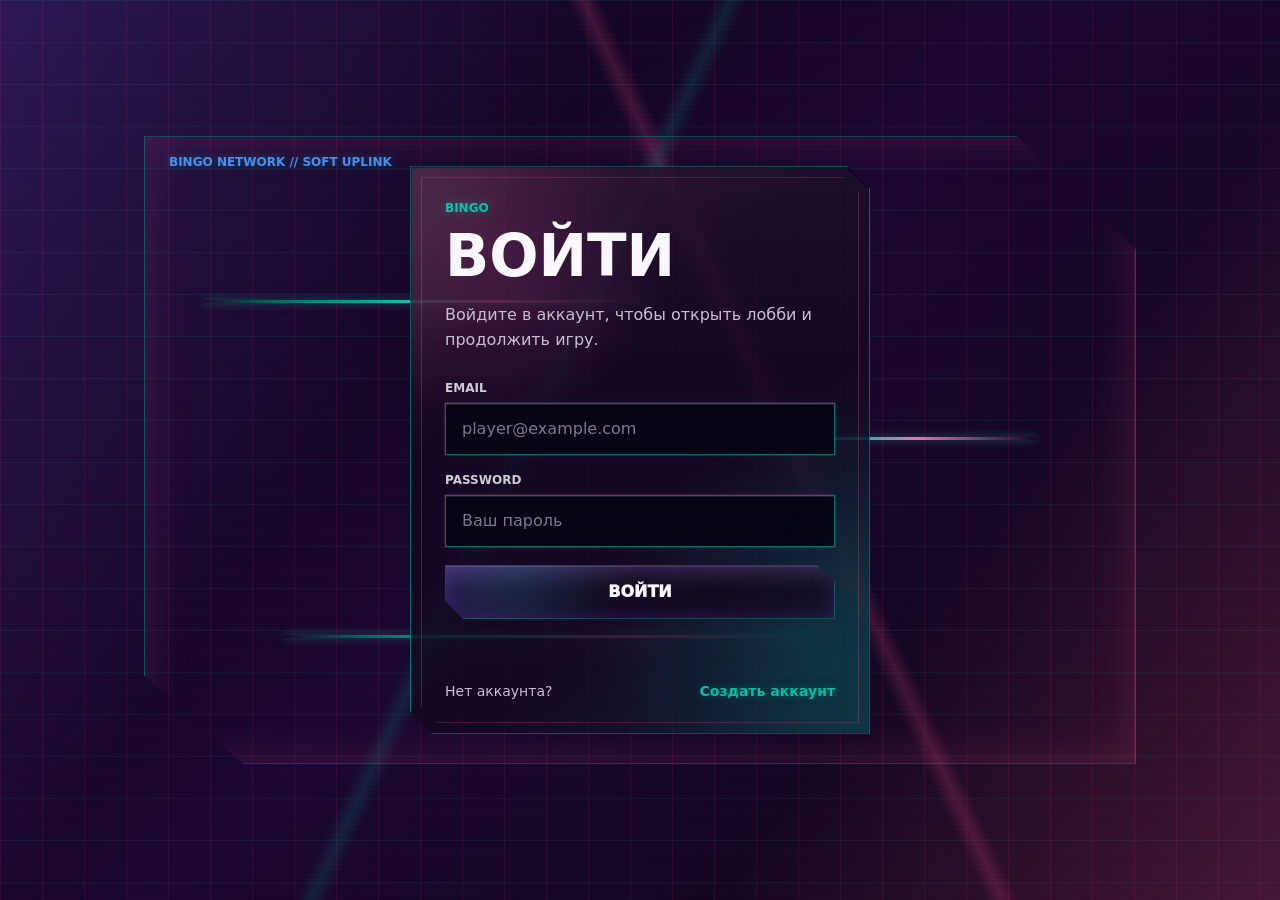
<file: frontend/index.html>
<!doctype html>
<html lang="ru">
  <head>
    <meta charset="UTF-8" />
    <meta name="viewport" content="width=device-width, initial-scale=1.0" />
    <meta http-equiv="refresh" content="0; url=./pages/login.html" />
    <title>BINGO</title>
    <script>
      window.location.replace("./pages/login.html");
    </script>
  </head>
  <body>
    <a href="./pages/login.html">Open BINGO</a>
  </body>
</html>
</file>
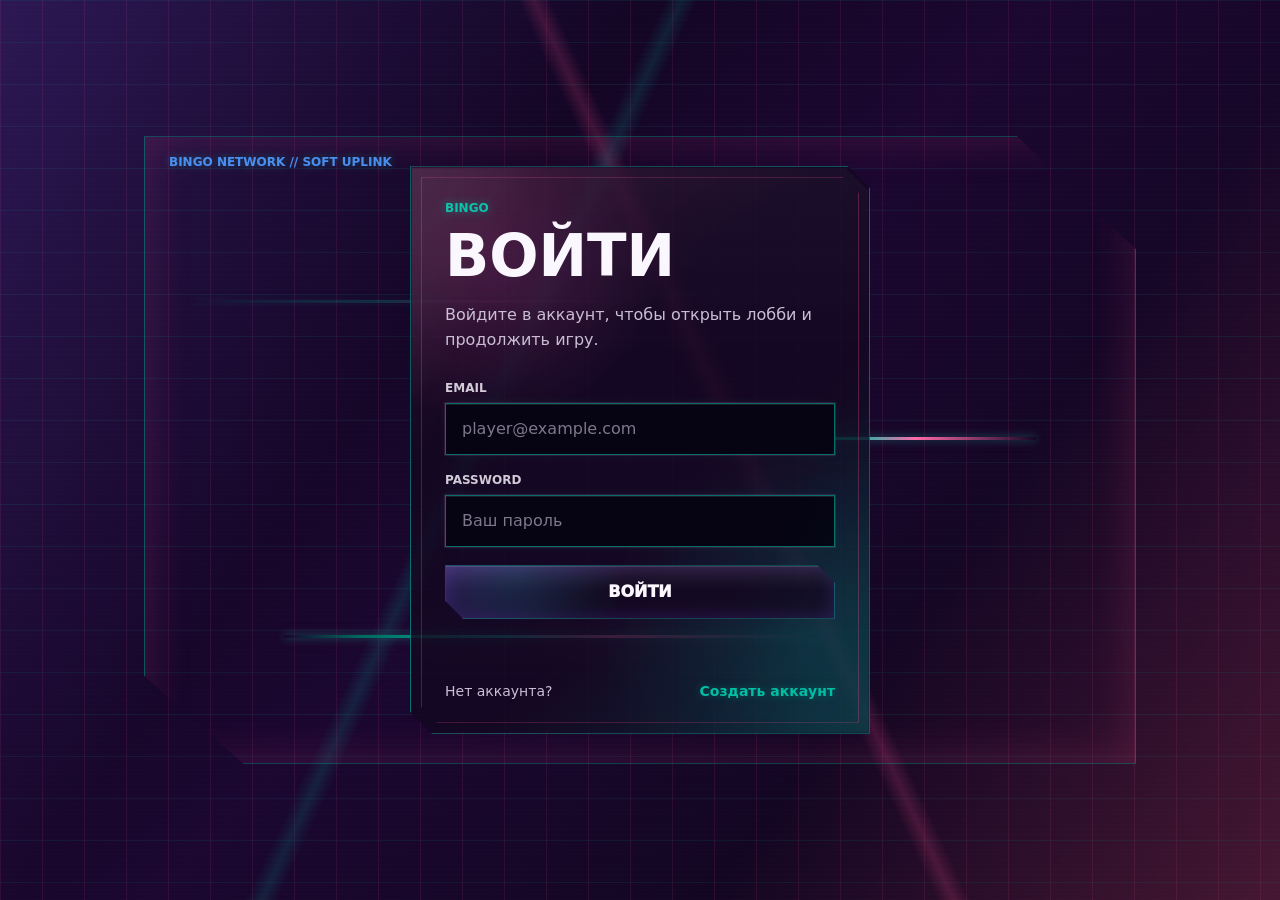
<file: frontend/pages/game.html>
<!doctype html>
<html lang="ru">
  <head>
    <meta charset="UTF-8" />
    <meta name="viewport" content="width=device-width, initial-scale=1.0" />
    <title>BINGO | Игра</title>
    <link rel="stylesheet" href="../css/styles.css" />
  </head>
  <body>
    <aside class="app-sidebar" aria-label="BINGO navigation">
      <div class="side-brand">
        <span>BINGO</span>
        <strong id="navUserName">Player</strong>
      </div>
      <nav class="side-nav">
        <a class="side-nav-link" href="./home.html">Главная</a>
        <a class="side-nav-link" href="./lobby.html">Комнаты</a>
        <a class="side-nav-link" href="./profile.html">Профиль</a>
      </nav>
      <button class="side-nav-logout" id="navLogoutButton" type="button">Выйти</button>
    </aside>

    <main class="game-shell">
      <section class="game-board-layout simple-game-layout" aria-label="Игра BINGO">
        <header class="game-header">
          <div>
            <div class="auth-kicker">BINGO</div>
            <h1 class="game-title" data-text="Игра">Игра</h1>
          </div>
        </header>

        <section class="game-panel bingo-card-panel" aria-label="Карточка BINGO">
          <div class="bingo-topline">
            <span id="cardOwner">Карточка не создана</span>
            <span id="markedCounter">0 отмечено</span>
          </div>

          <div class="bingo-card" id="bingoCard" aria-label="Карточка BINGO"></div>

          <div class="combo-panel" aria-label="Комбинации BINGO">
            <div class="combo-title">Комбинации</div>
            <div class="combo-list" id="comboList">
              <span>Откройте карточку</span>
            </div>
          </div>
        </section>

        <aside class="game-panel game-control-panel simple-game-panel" aria-label="Действия">
          <div class="game-id-box">
            <span>Комната</span>
            <strong id="gameIdValue">Не выбрана</strong>
          </div>

          <div class="simple-ball">
            <em id="gameStatusValue">Ожидание</em>
            <span>Последний шар</span>
            <strong id="lastBallValue">...</strong>
            <small id="drawnCountValue">0 выпало</small>
          </div>

          <div class="winner-line is-hidden" id="winnerLine">
            <span>Победитель</span>
            <strong id="winnerValue">...</strong>
          </div>

          <button class="auth-button game-button" id="cardActionButton" type="button">
            <span>Открыть карточку</span>
          </button>

          <button class="auth-button game-button game-button-secondary is-hidden" id="drawBallButton" type="button">
            <span>Достать шар</span>
          </button>

          <button class="auth-button game-button game-button-secondary" id="claimBingoButton" type="button" disabled>
            <span>Заявить BINGO</span>
          </button>

          <p class="auth-message game-message" id="gameMessage" aria-live="polite"></p>
        </aside>
      </section>
    </main>

    <script src="../js/api.js?v=ui-3"></script>
    <script src="../js/nav.js?v=ui-1"></script>
    <script src="../js/game.js?v=ui-3"></script>
  </body>
</html>
</file>
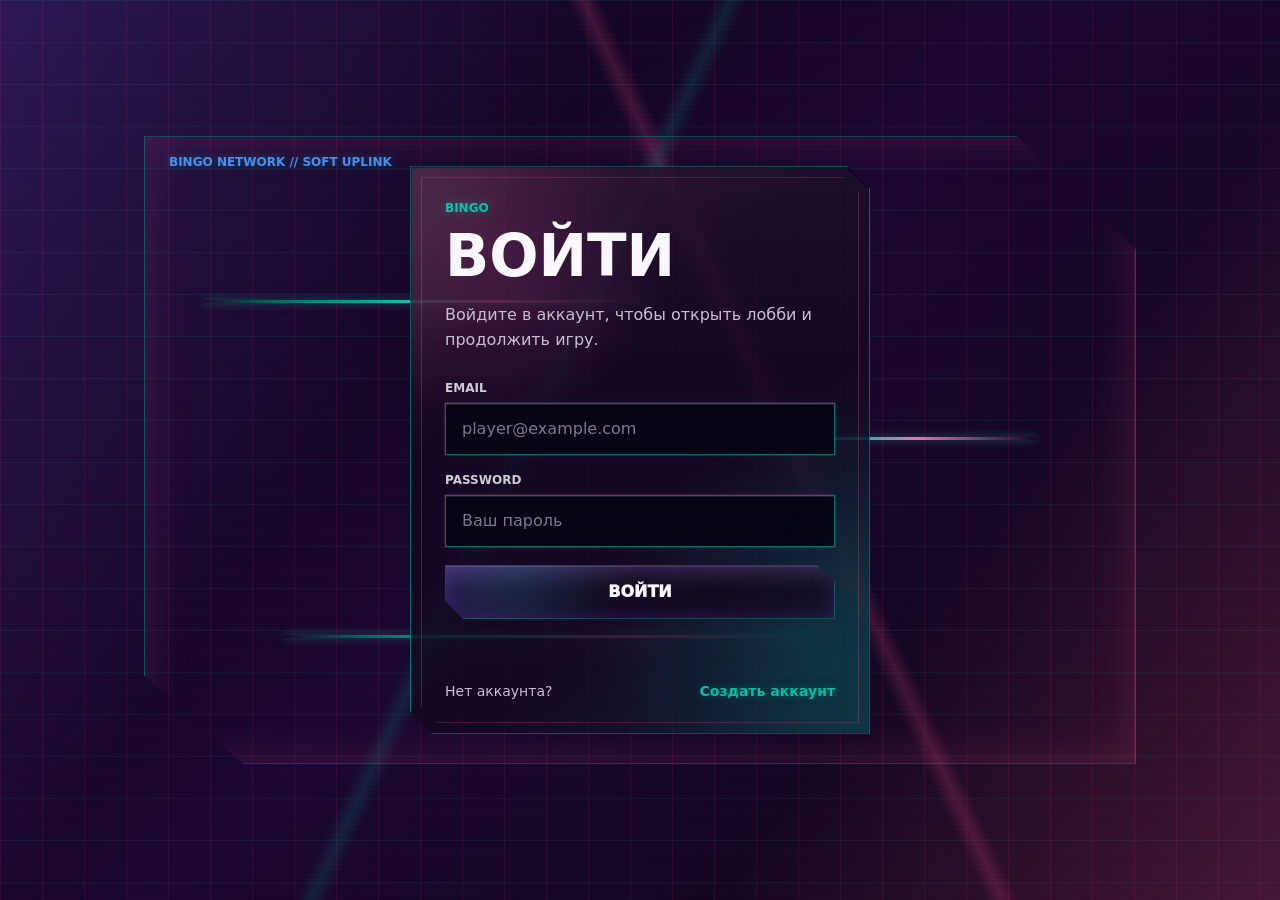
<file: frontend/pages/home.html>
<!doctype html>
<html lang="ru">
  <head>
    <meta charset="UTF-8" />
    <meta name="viewport" content="width=device-width, initial-scale=1.0" />
    <title>BINGO | Главная</title>
    <link rel="stylesheet" href="../css/styles.css" />
  </head>
  <body>
    <aside class="app-sidebar" aria-label="BINGO navigation">
      <div class="side-brand">
        <span>BINGO</span>
        <strong id="navUserName">Player</strong>
      </div>
      <nav class="side-nav">
        <a class="side-nav-link" href="./home.html">Главная</a>
        <a class="side-nav-link" href="./lobby.html">Комнаты</a>
        <a class="side-nav-link" href="./profile.html">Профиль</a>
      </nav>
      <button class="side-nav-logout" id="navLogoutButton" type="button">Выйти</button>
    </aside>

    <main class="auth-shell">
      <section class="auth-scene home-scene" aria-label="Главная страница BINGO">
        <div class="signal-panel" aria-hidden="true">
          <span class="signal-line signal-line-a"></span>
          <span class="signal-line signal-line-b"></span>
          <span class="signal-line signal-line-c"></span>
        </div>

        <article class="auth-card home-card">
          <div class="auth-kicker">BINGO</div>
          <h1 class="auth-title" data-text="Игровой стол">Игровой стол</h1>
          <p class="auth-subtitle" id="homeStatus">Проверяем сессию...</p>

          <div class="home-actions home-actions-grid">
            <a class="auth-button home-button" href="./lobby.html">
              <span>Играть</span>
            </a>
            <a class="auth-button home-button home-button-secondary" href="./profile.html">
              <span>Профиль</span>
            </a>
          </div>
        </article>
      </section>
    </main>

    <script src="../js/api.js?v=ui-1"></script>
    <script src="../js/nav.js?v=ui-1"></script>
    <script src="../js/home.js?v=ui-1"></script>
  </body>
</html>
</file>
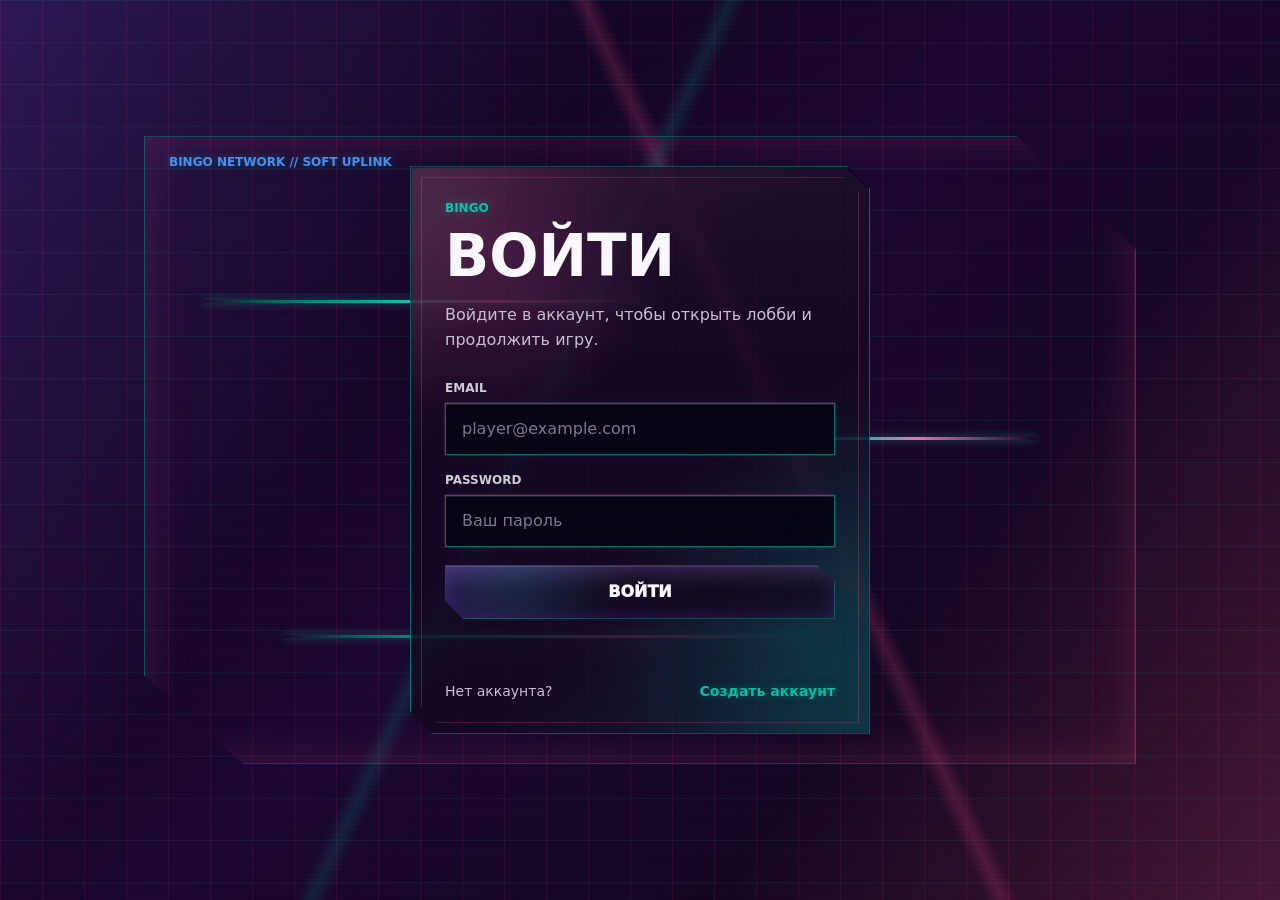
<file: frontend/pages/login.html>
<!doctype html>
<html lang="ru">
  <head>
    <meta charset="UTF-8" />
    <meta name="viewport" content="width=device-width, initial-scale=1.0" />
    <title>BINGO | Вход</title>
    <link rel="stylesheet" href="../css/styles.css" />
  </head>
  <body>
    <main class="auth-shell">
      <section class="auth-scene auth-scene-login" aria-label="Вход в BINGO">
        <div class="signal-panel" aria-hidden="true">
          <span class="signal-line signal-line-a"></span>
          <span class="signal-line signal-line-b"></span>
          <span class="signal-line signal-line-c"></span>
        </div>

        <form class="auth-card" id="loginForm">
          <div class="auth-kicker">BINGO</div>
          <h1 class="auth-title" data-text="Войти">Войти</h1>
          <p class="auth-subtitle">
            Войдите в аккаунт, чтобы открыть лобби и продолжить игру.
          </p>

          <label class="field">
            <span>Email</span>
            <input
              type="email"
              name="email"
              autocomplete="email"
              placeholder="player@example.com"
              required
            />
          </label>

          <label class="field">
            <span>Password</span>
            <input
              type="password"
              name="password"
              autocomplete="current-password"
              placeholder="Ваш пароль"
              minlength="6"
              required
            />
          </label>

          <button class="auth-button" type="submit">
            <span>Войти</span>
          </button>

          <p class="auth-message" id="loginMessage" aria-live="polite"></p>

          <div class="auth-footer">
            <span>Нет аккаунта?</span>
            <a href="./register.html">Создать аккаунт</a>
          </div>
        </form>
      </section>
    </main>

    <script src="../js/api.js?v=ui-1"></script>
    <script src="../js/auth.js?v=ui-1"></script>
  </body>
</html>
</file>
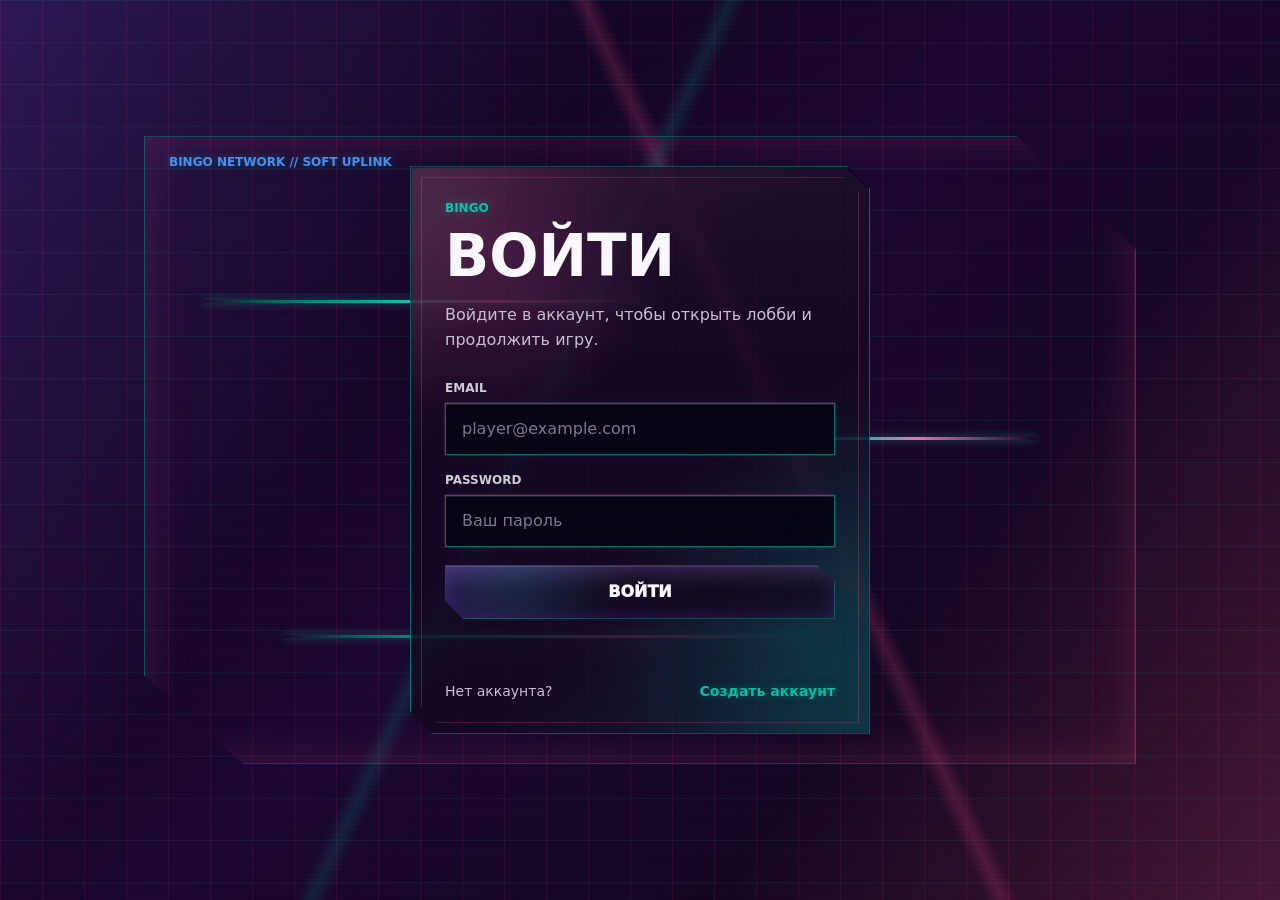
<file: frontend/pages/profile.html>
<!doctype html>
<html lang="ru">
  <head>
    <meta charset="UTF-8" />
    <meta name="viewport" content="width=device-width, initial-scale=1.0" />
    <title>BINGO | Профиль</title>
    <link rel="stylesheet" href="../css/styles.css" />
  </head>
  <body>
    <aside class="app-sidebar" aria-label="BINGO navigation">
      <div class="side-brand">
        <span>BINGO</span>
        <strong id="navUserName">Player</strong>
      </div>
      <nav class="side-nav">
        <a class="side-nav-link" href="./home.html">Главная</a>
        <a class="side-nav-link" href="./lobby.html">Комнаты</a>
        <a class="side-nav-link" href="./profile.html">Профиль</a>
      </nav>
      <button class="side-nav-logout" id="navLogoutButton" type="button">Выйти</button>
    </aside>

    <main class="auth-shell">
      <section class="auth-scene home-scene" aria-label="Профиль пользователя BINGO">
        <div class="signal-panel" aria-hidden="true">
          <span class="signal-line signal-line-a"></span>
          <span class="signal-line signal-line-b"></span>
          <span class="signal-line signal-line-c"></span>
        </div>

        <article class="auth-card profile-card">
          <div class="auth-kicker">BINGO</div>
          <h1 class="auth-title" data-text="Профиль">Профиль</h1>
          <p class="auth-subtitle" id="profileStatus">Загружаем данные профиля...</p>

          <dl class="profile-grid" aria-label="Данные профиля">
            <div class="profile-row">
              <dt>Username</dt>
              <dd id="profileUsername">...</dd>
            </div>
            <div class="profile-row">
              <dt>Email</dt>
              <dd id="profileEmail">...</dd>
            </div>
            <div class="profile-row">
              <dt>Balance</dt>
              <dd id="profileBalance">...</dd>
            </div>
            <div class="profile-row">
              <dt>Auth ID</dt>
              <dd id="profileAuthId">...</dd>
            </div>
          </dl>

        </article>
      </section>
    </main>

    <script src="../js/api.js?v=ui-1"></script>
    <script src="../js/nav.js?v=ui-1"></script>
    <script src="../js/user.js?v=ui-1"></script>
  </body>
</html>
</file>
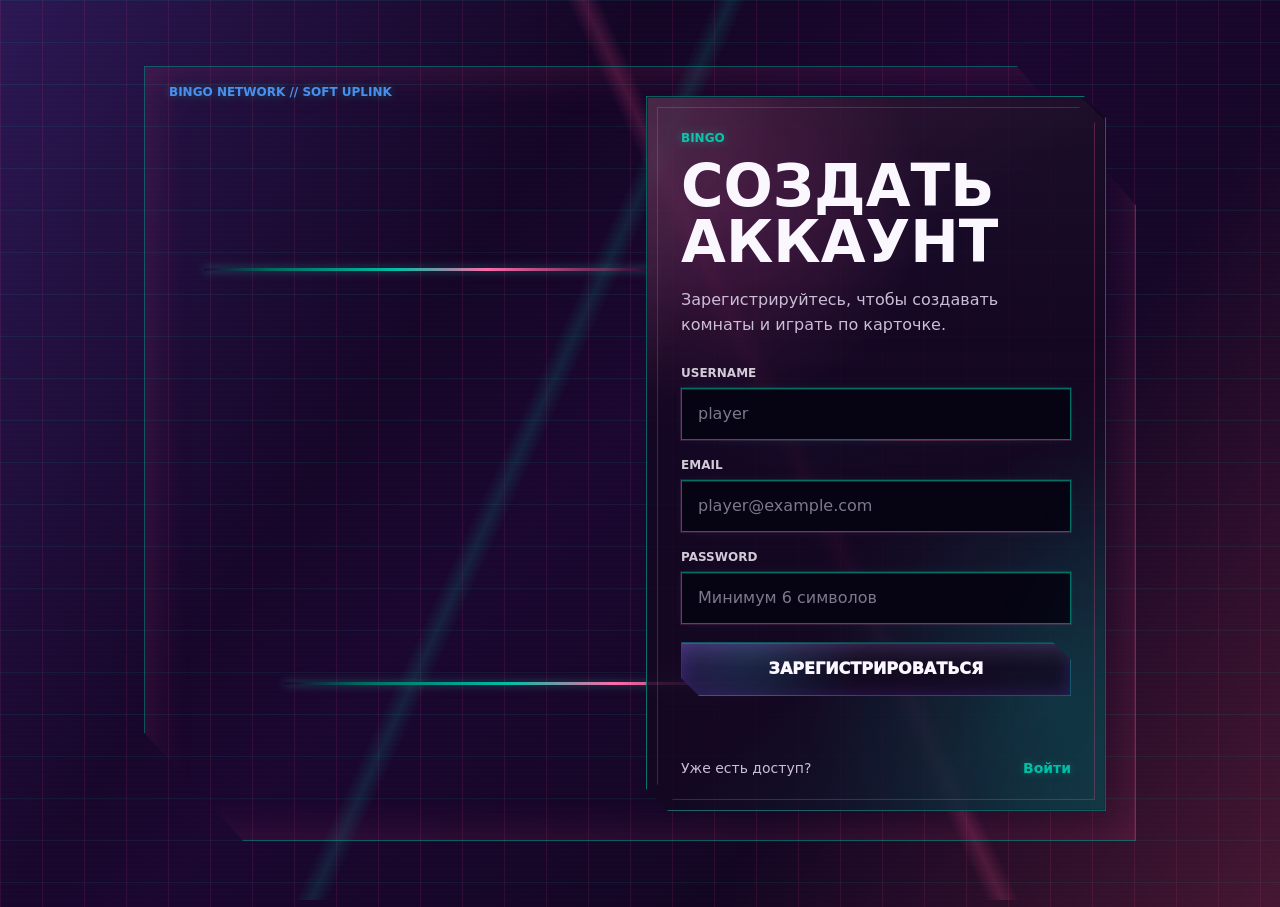
<file: frontend/pages/register.html>
<!doctype html>
<html lang="ru">
  <head>
    <meta charset="UTF-8" />
    <meta name="viewport" content="width=device-width, initial-scale=1.0" />
    <title>BINGO | Регистрация</title>
    <link rel="stylesheet" href="../css/styles.css" />
  </head>
  <body>
    <main class="auth-shell">
      <section class="auth-scene" aria-label="Регистрация в BINGO">
        <div class="signal-panel" aria-hidden="true">
          <span class="signal-line signal-line-a"></span>
          <span class="signal-line signal-line-b"></span>
          <span class="signal-line signal-line-c"></span>
        </div>

        <form class="auth-card" id="registerForm">
          <div class="auth-kicker">BINGO</div>
          <h1 class="auth-title" data-text="Создать аккаунт">Создать аккаунт</h1>
          <p class="auth-subtitle">
            Зарегистрируйтесь, чтобы создавать комнаты и играть по карточке.
          </p>

          <label class="field">
            <span>Username</span>
            <input
              type="text"
              name="username"
              autocomplete="username"
              placeholder="player"
              required
            />
          </label>

          <label class="field">
            <span>Email</span>
            <input
              type="email"
              name="email"
              autocomplete="email"
              placeholder="player@example.com"
              required
            />
          </label>

          <label class="field">
            <span>Password</span>
            <input
              type="password"
              name="password"
              autocomplete="new-password"
              placeholder="Минимум 6 символов"
              minlength="6"
              required
            />
          </label>

          <button class="auth-button" type="submit">
            <span>Зарегистрироваться</span>
          </button>

          <p class="auth-message" id="registerMessage" aria-live="polite"></p>

          <div class="auth-footer">
            <span>Уже есть доступ?</span>
            <a href="./login.html">Войти</a>
          </div>
        </form>
      </section>
    </main>

    <script src="../js/api.js?v=ui-1"></script>
    <script src="../js/auth.js?v=ui-1"></script>
  </body>
</html>
</file>
<file: frontend/css/styles.css>
:root {
  --void: #080312;
  --deep: #220838;
  --deep-soft: #32144e;
  --purple: #8a4dff;
  --acid: #00bfa5;
  --red: #ff4f8f;
  --gold: #ffb84d;
  --cyan: #008f7a;
  --pink: #ff5dbd;
  --blue-glow: rgba(0, 191, 165, 0.34);
  --pink-glow: rgba(255, 79, 143, 0.38);
  --violet-glow: rgba(138, 77, 255, 0.42);
  --text: #fbf7ff;
  --muted: #cabed6;
  --panel: rgba(20, 8, 34, 0.82);
  --panel-soft: rgba(34, 18, 51, 0.74);
  --line: rgba(0, 191, 165, 0.42);
  --line-red: rgba(255, 79, 143, 0.32);
  --shadow: 0 24px 90px rgba(0, 0, 0, 0.42);
  --radius: 8px;
}

* {
  box-sizing: border-box;
}

html {
  min-height: 100%;
  background: var(--void);
}

body {
  min-height: 100vh;
  margin: 0;
  color: var(--text);
  font-family: Inter, ui-sans-serif, system-ui, -apple-system, BlinkMacSystemFont, "Segoe UI", sans-serif;
  letter-spacing: 0;
  overflow-x: hidden;
  background:
    linear-gradient(rgba(0, 191, 165, 0.09) 1px, transparent 1px),
    linear-gradient(90deg, rgba(255, 79, 143, 0.1) 1px, transparent 1px),
    linear-gradient(125deg, rgba(138, 77, 255, 0.28), transparent 34%),
    linear-gradient(305deg, rgba(255, 79, 143, 0.24), transparent 30%),
    linear-gradient(135deg, #080312 0%, #1b0730 48%, #0b0515 100%);
  background-size: 42px 42px, 42px 42px, auto, auto, auto;
}

a {
  color: inherit;
}

button,
input {
  font: inherit;
}

.auth-shell,
.game-shell {
  position: relative;
  isolation: isolate;
}

.auth-shell::before,
.auth-shell::after,
.game-shell::before,
.game-shell::after {
  content: "";
  position: fixed;
  inset: 0;
  z-index: -1;
  pointer-events: none;
}

.auth-shell::before,
.game-shell::before {
  background:
    linear-gradient(115deg, transparent 0 42%, rgba(0, 191, 165, 0.14) 43%, transparent 44%),
    linear-gradient(65deg, transparent 0 58%, rgba(255, 79, 143, 0.18) 59%, transparent 60%);
  animation: scanDrift 8s linear infinite alternate;
}

.auth-shell::after,
.game-shell::after {
  background: repeating-linear-gradient(
    0deg,
    rgba(255, 255, 255, 0.026) 0,
    rgba(255, 255, 255, 0.026) 1px,
    transparent 1px,
    transparent 5px
  );
  mix-blend-mode: screen;
  opacity: 0.32;
}

.auth-shell,
.game-shell {
  width: min(100% - 32px, 1120px);
  min-height: 100vh;
  margin: 0 auto;
  padding: 32px 0;
}

.app-sidebar {
  position: sticky;
  top: 0;
  z-index: 10;
  display: flex;
  align-items: center;
  gap: 28px;
  width: 100%;
  min-height: 96px;
  margin: 0;
  padding: 18px clamp(20px, 4vw, 56px);
  color: var(--text);
  background:
    linear-gradient(180deg, rgba(255, 255, 255, 0.07), transparent 34%),
    rgba(12, 5, 24, 0.9);
  border: 0;
  border-bottom: 1px solid rgba(0, 191, 165, 0.34);
  clip-path: none;
  box-shadow:
    inset 0 1px 0 rgba(255, 255, 255, 0.12),
    inset 0 0 22px rgba(138, 77, 255, 0.16),
    0 20px 48px rgba(0, 0, 0, 0.28);
  backdrop-filter: blur(18px);
}

.app-sidebar + .auth-shell,
.app-sidebar + .game-shell {
  min-height: calc(100vh - 96px);
  padding-top: 28px;
}

.side-brand {
  display: grid;
  min-width: 220px;
  gap: 8px;
}

.side-brand span {
  color: var(--acid);
  font-size: 14px;
  font-weight: 900;
  text-transform: uppercase;
  text-shadow: 0 0 8px rgba(0, 191, 165, 0.36);
}

.side-brand strong {
  min-width: 0;
  color: var(--text);
  font-size: 24px;
  line-height: 1.1;
  overflow-wrap: anywhere;
}

.side-nav {
  display: flex;
  flex: 1;
  justify-content: center;
  gap: 14px;
}

.side-nav-link,
.side-nav-logout {
  display: flex;
  align-items: center;
  min-height: 54px;
  padding: 0 22px;
  color: var(--muted);
  font: inherit;
  font-size: 14px;
  font-weight: 900;
  text-decoration: none;
  text-transform: uppercase;
  background: rgba(6, 3, 18, 0.78);
  border: 1px solid rgba(0, 191, 165, 0.22);
  clip-path: polygon(0 0, calc(100% - 12px) 0, 100% 12px, 100% 100%, 12px 100%, 0 calc(100% - 12px));
  cursor: pointer;
  transition:
    color 160ms ease,
    border-color 160ms ease,
    background 160ms ease,
    transform 160ms ease,
    box-shadow 160ms ease;
}

.side-nav-link:hover,
.side-nav-link.is-active,
.side-nav-logout:hover {
  color: var(--text);
  background:
    linear-gradient(145deg, rgba(138, 77, 255, 0.18), transparent 52%),
    rgba(6, 3, 18, 0.9);
  border-color: rgba(0, 191, 165, 0.46);
  box-shadow:
    inset 0 1px 0 rgba(255, 255, 255, 0.1),
    inset 0 0 16px rgba(0, 191, 165, 0.1);
  transform: translateY(-1px);
}

.side-nav-logout {
  justify-content: center;
  width: auto;
  min-width: 128px;
  color: var(--red);
  border-color: rgba(255, 79, 143, 0.3);
}

.side-nav-logout:hover {
  border-color: rgba(255, 79, 143, 0.48);
}

.auth-shell {
  display: grid;
  place-items: center;
}

.auth-scene {
  width: min(100%, 1060px);
  min-height: 680px;
  position: relative;
  display: grid;
  align-items: center;
  justify-items: end;
  padding: 64px;
}

.auth-scene-login,
.home-scene {
  justify-items: center;
}

.home-scene {
  min-height: 620px;
}

.signal-panel {
  position: absolute;
  inset: 34px;
  border: 1px solid rgba(0, 191, 165, 0.42);
  clip-path: polygon(0 0, 88% 0, 100% 18%, 100% 100%, 10% 100%, 0 86%);
  box-shadow:
    0 0 38px rgba(138, 77, 255, 0.34),
    inset 0 0 48px rgba(255, 79, 143, 0.18);
  pointer-events: none;
}

.signal-panel::before {
  content: "BINGO network // soft uplink";
  position: absolute;
  left: 24px;
  top: 18px;
  color: rgba(78, 153, 255, 0.92);
  font-size: 12px;
  font-weight: 800;
  text-transform: uppercase;
  text-shadow: 0 0 10px rgba(0, 191, 165, 0.42);
}

.signal-line {
  position: absolute;
  height: 3px;
  background: linear-gradient(90deg, transparent, #00685c 14%, #00bfa5 42%, #ff6aaa 62%, transparent);
  box-shadow:
    0 0 8px rgba(0, 191, 165, 0.5),
    0 0 16px rgba(255, 79, 143, 0.16);
  animation: linePulse 3.8s ease-in-out infinite;
}

.signal-line-a {
  width: 46%;
  left: 6%;
  top: 26%;
}

.signal-line-b {
  width: 32%;
  right: 10%;
  top: 48%;
  animation-delay: 0.7s;
}

.signal-line-c {
  width: 54%;
  left: 14%;
  bottom: 20%;
  animation-delay: 1.4s;
}

.auth-card,
.game-panel {
  position: relative;
  background:
    radial-gradient(circle at 18% 16%, rgba(255, 93, 189, 0.16), transparent 28%),
    radial-gradient(circle at 88% 84%, rgba(0, 191, 165, 0.14), transparent 34%),
    linear-gradient(145deg, rgba(255, 79, 143, 0.1), transparent 34%),
    linear-gradient(315deg, rgba(0, 191, 165, 0.14), transparent 38%),
    var(--panel);
  border: 1px solid rgba(0, 191, 165, 0.48);
  clip-path: polygon(0 0, calc(100% - 22px) 0, 100% 22px, 100% 100%, 22px 100%, 0 calc(100% - 22px));
  box-shadow:
    0 0 0 1px rgba(255, 79, 143, 0.18),
    var(--shadow),
    0 0 18px rgba(0, 191, 165, 0.14),
    0 0 28px rgba(138, 77, 255, 0.22);
  backdrop-filter: blur(18px);
}

.auth-card::before,
.game-panel::before {
  content: "";
  position: absolute;
  inset: 10px;
  border: 1px solid rgba(255, 79, 143, 0.28);
  clip-path: polygon(0 0, calc(100% - 16px) 0, 100% 16px, 100% 100%, 16px 100%, 0 calc(100% - 16px));
  pointer-events: none;
}

.auth-card::after,
.game-panel::after {
  content: "";
  position: absolute;
  inset: 1px;
  background:
    linear-gradient(115deg, rgba(255, 255, 255, 0.12), transparent 18% 74%, rgba(0, 191, 165, 0.12)),
    linear-gradient(180deg, rgba(255, 255, 255, 0.06), transparent 42%);
  clip-path: polygon(0 0, calc(100% - 22px) 0, 100% 22px, 100% 100%, 22px 100%, 0 calc(100% - 22px));
  opacity: 0.58;
  pointer-events: none;
}

.auth-card {
  width: min(100%, 460px);
  padding: 34px;
}

.home-card,
.profile-card {
  width: min(100%, 680px);
}

.auth-kicker {
  margin-bottom: 14px;
  color: var(--acid);
  font-size: 12px;
  font-weight: 800;
  text-transform: uppercase;
  text-shadow: 0 0 10px rgba(0, 191, 165, 0.48);
}

.auth-title,
.game-title {
  position: relative;
  margin: 0;
  color: var(--text);
  font-size: 58px;
  line-height: 0.96;
  text-transform: uppercase;
}

.auth-title::before,
.auth-title::after,
.game-title::before,
.game-title::after {
  content: attr(data-text);
  position: absolute;
  inset: 0;
  opacity: 0;
  pointer-events: none;
}

.auth-card:hover .auth-title::before,
.game-header:hover .game-title::before {
  color: var(--red);
  transform: translate(3px, -2px);
  opacity: 0.46;
  clip-path: inset(0 0 56% 0);
}

.auth-card:hover .auth-title::after,
.game-header:hover .game-title::after {
  color: var(--acid);
  transform: translate(-3px, 2px);
  opacity: 0.42;
  clip-path: inset(48% 0 0 0);
}

.auth-subtitle {
  max-width: 420px;
  margin: 18px 0 28px;
  color: var(--muted);
  font-size: 16px;
  line-height: 1.55;
}

.auth-subtitle.is-error {
  color: var(--red);
}

.field {
  display: grid;
  gap: 8px;
  margin-bottom: 18px;
}

.field span,
.game-id-box span,
.room-code span,
.simple-ball span,
.game-state-panel span {
  color: rgba(251, 247, 255, 0.82);
  font-size: 12px;
  font-weight: 800;
  text-transform: uppercase;
}

.field input,
.join-room-compact input {
  width: 100%;
  min-height: 52px;
  padding: 0 16px;
  color: var(--text);
  background:
    radial-gradient(circle at 14% 24%, rgba(0, 191, 165, 0.16), transparent 30%),
    linear-gradient(135deg, rgba(138, 77, 255, 0.18), transparent 48%),
    linear-gradient(315deg, rgba(255, 79, 143, 0.12), transparent 44%),
    rgba(8, 3, 18, 0.78);
  border: 1px solid rgba(0, 191, 165, 0.5);
  border-radius: 0;
  outline: 0;
  box-shadow:
    inset 0 1px 0 rgba(255, 255, 255, 0.08),
    inset 0 0 18px rgba(138, 77, 255, 0.26),
    0 0 0 1px rgba(255, 79, 143, 0.1),
    0 0 10px rgba(0, 191, 165, 0.08);
  transition:
    border-color 180ms ease,
    box-shadow 180ms ease,
    transform 180ms ease;
}

.field input::placeholder,
.join-room-compact input::placeholder {
  color: rgba(202, 190, 214, 0.62);
}

.auth-card .field input {
  background: #060312;
  border-color: rgba(0, 191, 165, 0.58);
  box-shadow:
    inset 0 1px 0 rgba(255, 255, 255, 0.1),
    0 0 0 1px rgba(255, 93, 189, 0.14),
    0 0 8px rgba(0, 191, 165, 0.08);
}

.auth-card .field input:-webkit-autofill,
.auth-card .field input:-webkit-autofill:hover,
.auth-card .field input:-webkit-autofill:focus {
  -webkit-text-fill-color: var(--text);
  caret-color: var(--text);
  box-shadow:
    0 0 0 1000px #090417 inset,
    inset 0 1px 0 rgba(255, 255, 255, 0.1),
    0 0 0 1px rgba(255, 93, 189, 0.14),
    0 0 8px rgba(0, 191, 165, 0.08);
  border-color: rgba(0, 191, 165, 0.58);
  transition: background-color 9999s ease-out;
}

.field input:focus,
.join-room-compact input:focus {
  border-color: var(--acid);
  transform: translateY(-1px);
  box-shadow:
    0 0 0 2px rgba(0, 191, 165, 0.16),
    0 0 14px rgba(0, 191, 165, 0.2),
    inset 0 0 20px rgba(138, 77, 255, 0.3);
}

.auth-button {
  display: inline-flex;
  align-items: center;
  justify-content: center;
  gap: 8px;
  width: 100%;
  min-height: 54px;
  padding: 0 16px;
  color: var(--text);
  cursor: pointer;
  font-weight: 950;
  text-decoration: none;
  text-transform: uppercase;
  background:
    radial-gradient(circle at 18% 20%, rgba(0, 191, 165, 0.14), transparent 34%),
    linear-gradient(180deg, rgba(255, 255, 255, 0.08), transparent 46%),
    linear-gradient(145deg, rgba(138, 77, 255, 0.22), transparent 42%),
    rgba(20, 8, 34, 0.88);
  border: 1px solid rgba(0, 191, 165, 0.34);
  box-shadow:
    inset 0 1px 0 rgba(255, 255, 255, 0.12),
    inset 0 0 18px rgba(138, 77, 255, 0.22),
    0 0 10px rgba(0, 191, 165, 0.08);
  clip-path: polygon(0 0, calc(100% - 18px) 0, 100% 18px, 100% 100%, 18px 100%, 0 calc(100% - 18px));
  transition:
    transform 180ms ease,
    filter 180ms ease,
    box-shadow 180ms ease;
}

.auth-button:hover {
  transform: translateY(-2px);
  filter: saturate(1.08) contrast(1.02);
  box-shadow:
    inset 0 1px 0 rgba(255, 255, 255, 0.16),
    0 0 14px rgba(0, 191, 165, 0.16),
    inset 0 0 18px rgba(0, 191, 165, 0.1);
}

.auth-button:active {
  transform: translateY(0) scale(0.99);
}

.auth-button:disabled,
.auth-button[aria-disabled="true"] {
  cursor: not-allowed;
  opacity: 0.48;
  transform: none;
  filter: grayscale(0.25);
  box-shadow: none;
}

.is-hidden {
  display: none !important;
}

.home-button-secondary,
.game-button-secondary {
  color: var(--text);
}

.home-button-secondary:hover,
.game-button-secondary:hover {
  color: var(--text);
  box-shadow:
    inset 0 1px 0 rgba(255, 255, 255, 0.16),
    0 0 14px rgba(0, 191, 165, 0.16),
    inset 0 0 18px rgba(0, 191, 165, 0.1);
}

.auth-message {
  min-height: 22px;
  margin: 16px 0 0;
  color: var(--acid);
  font-size: 14px;
  line-height: 1.45;
}

.auth-message.is-error {
  color: var(--red);
  text-shadow: 0 0 12px rgba(255, 79, 143, 0.58);
}

.auth-message.is-success {
  color: var(--acid);
  text-shadow: 0 0 8px rgba(0, 191, 165, 0.36);
}

.auth-footer {
  display: flex;
  justify-content: space-between;
  gap: 16px;
  margin-top: 26px;
  color: var(--muted);
  font-size: 14px;
}

.auth-footer a,
.game-link {
  color: var(--acid);
  font-weight: 800;
  text-decoration: none;
  text-shadow: 0 0 8px rgba(0, 191, 165, 0.36);
}

.auth-footer a:hover,
.game-link:hover {
  color: var(--red);
  text-shadow: 0 0 12px rgba(255, 79, 143, 0.55);
}

.home-card {
  text-align: left;
}

.home-actions {
  margin-top: 28px;
}

.home-actions-grid {
  display: grid;
  grid-template-columns: repeat(3, minmax(0, 1fr));
  gap: 12px;
}

.profile-grid {
  display: grid;
  gap: 0;
  margin: 24px 0 0;
  border-top: 1px solid var(--line);
}

.profile-row {
  display: grid;
  grid-template-columns: 130px minmax(0, 1fr);
  gap: 16px;
  padding: 14px 0;
  border-bottom: 1px solid var(--line);
}

.profile-row dt {
  color: var(--acid);
  font-size: 12px;
  font-weight: 800;
  text-transform: uppercase;
}

.profile-row dd {
  min-width: 0;
  margin: 0;
  overflow-wrap: anywhere;
}

.game-board-layout {
  display: grid;
  grid-template-columns: 320px minmax(0, 1fr);
  gap: 20px;
  align-items: start;
}

.simple-game-layout {
  grid-template-columns: minmax(0, 1fr) 320px;
}

.game-header {
  grid-column: 1 / -1;
  display: flex;
  justify-content: space-between;
  gap: 18px;
  align-items: center;
  padding: 14px 0 24px;
}

.lobby-header-actions {
  display: flex;
  gap: 16px;
  align-items: center;
}

.game-control-panel,
.bingo-card-panel {
  padding: 20px;
}

.simple-game-panel {
  display: grid;
  gap: 12px;
}

.game-button {
  min-height: 46px;
}

.join-room-compact {
  display: grid;
  gap: 10px;
}

.room-settings-form {
  display: grid;
  gap: 12px;
}

.room-code,
.simple-ball,
.game-state-panel div,
.game-id-box strong {
  background:
    radial-gradient(circle at 18% 20%, rgba(0, 191, 165, 0.12), transparent 34%),
    linear-gradient(145deg, rgba(138, 77, 255, 0.12), transparent 48%),
    rgba(7, 4, 13, 0.62);
  border: 1px solid rgba(0, 191, 165, 0.3);
  box-shadow:
    inset 0 1px 0 rgba(255, 255, 255, 0.08),
    inset 0 0 20px rgba(138, 77, 255, 0.16),
    0 0 10px rgba(0, 191, 165, 0.06);
}

.room-code {
  display: grid;
  gap: 8px;
  padding: 18px;
}

.room-code strong {
  color: var(--acid);
  font-size: 48px;
  line-height: 1;
  text-shadow:
    0 0 6px rgba(111, 231, 201, 0.54),
    0 0 14px rgba(0, 191, 165, 0.24);
}

.room-link-box {
  display: grid;
  gap: 8px;
  margin-top: 12px;
  padding: 14px;
  background:
    radial-gradient(circle at 18% 20%, rgba(0, 191, 165, 0.1), transparent 34%),
    rgba(7, 4, 13, 0.58);
  border: 1px solid rgba(0, 191, 165, 0.24);
}

.room-link-box span {
  color: rgba(251, 247, 255, 0.82);
  font-size: 12px;
  font-weight: 800;
  text-transform: uppercase;
}

.room-link-box a {
  min-width: 0;
  color: var(--acid);
  font-size: 13px;
  font-weight: 800;
  overflow-wrap: anywhere;
  text-decoration: none;
}

.room-link-box a:hover {
  color: var(--red);
}

.room-status-line {
  display: flex;
  justify-content: space-between;
  gap: 14px;
  margin-top: 16px;
  font-weight: 800;
}

.room-status-line small {
  color: var(--muted);
  font-weight: 700;
}

.lobby-player-list {
  display: grid;
  gap: 10px;
  margin-top: 20px;
}

.room-browser {
  display: grid;
  gap: 16px;
}

.room-browser-head {
  display: flex;
  justify-content: space-between;
  gap: 14px;
  align-items: start;
}

.room-browser-message {
  min-height: auto;
  margin: 8px 0 0;
}

.room-refresh-button {
  width: auto;
  min-width: 132px;
  min-height: 42px;
}

.room-search-field {
  margin-bottom: 0;
}

.available-room-list {
  display: grid;
  gap: 10px;
}

.available-room {
  display: grid;
  grid-template-columns: minmax(0, 1fr) 116px;
  gap: 12px;
  align-items: center;
  padding: 12px;
  background:
    linear-gradient(145deg, rgba(138, 77, 255, 0.12), transparent 52%),
    rgba(7, 4, 13, 0.62);
  border: 1px solid rgba(0, 191, 165, 0.24);
}

.available-room-info {
  display: grid;
  gap: 6px;
  min-width: 0;
}

.available-room-info strong {
  overflow-wrap: anywhere;
}

.available-room-info span {
  color: var(--muted);
  font-size: 13px;
}

.available-room-join {
  min-height: 42px;
}

.close-room-button {
  margin-top: 16px;
  color: var(--red);
  border-color: rgba(255, 79, 143, 0.38);
}

.close-room-button:hover {
  border-color: rgba(255, 79, 143, 0.58);
  box-shadow:
    inset 0 1px 0 rgba(255, 255, 255, 0.12),
    inset 0 0 18px rgba(255, 79, 143, 0.12);
}

.lobby-player,
.empty-state {
  display: flex;
  justify-content: space-between;
  gap: 14px;
  padding: 12px 14px;
  background: rgba(7, 4, 13, 0.52);
  border: 1px solid rgba(0, 191, 165, 0.24);
}

.lobby-player span,
.empty-state {
  color: var(--muted);
  font-size: 13px;
}

.lobby-play-link[aria-disabled="true"] {
  pointer-events: none;
}

.pattern-picker {
  display: grid;
  gap: 10px;
}

.pattern-options {
  display: grid;
  grid-template-columns: repeat(2, minmax(0, 1fr));
  gap: 10px;
}

.pattern-summary,
.pattern-option {
  display: grid;
  grid-template-columns: 58px minmax(0, 1fr) auto;
  gap: 10px;
  align-items: center;
  min-height: 72px;
  padding: 10px;
  color: var(--text);
  text-align: left;
  background:
    radial-gradient(circle at 16% 22%, rgba(0, 191, 165, 0.12), transparent 34%),
    rgba(7, 4, 13, 0.72);
  border: 1px solid rgba(0, 191, 165, 0.28);
  box-shadow:
    inset 0 1px 0 rgba(255, 255, 255, 0.08),
    inset 0 0 16px rgba(138, 77, 255, 0.14);
  cursor: pointer;
}

.pattern-option {
  grid-template-columns: 58px minmax(0, 1fr);
}

.pattern-summary:disabled,
.pattern-option:disabled {
  cursor: not-allowed;
  opacity: 0.65;
}

.pattern-summary-arrow {
  display: grid;
  place-items: center;
  width: 28px;
  height: 28px;
  background: rgba(0, 191, 165, 0.12);
  border: 1px solid rgba(0, 191, 165, 0.3);
  border-radius: 999px;
  transform: translateY(-1px);
}

.pattern-summary-arrow::before {
  content: "";
  width: 8px;
  height: 8px;
  border-right: 2px solid var(--muted);
  border-bottom: 2px solid var(--muted);
  transform: rotate(45deg) translateY(-1px);
  transform-origin: center;
}

.pattern-option[aria-pressed="true"] {
  border-color: var(--acid);
  box-shadow: 0 0 0 3px rgba(0, 191, 165, 0.12);
}

.pattern-option strong {
  font-size: 12px;
  line-height: 1.2;
}

.pattern-preview {
  display: grid;
  grid-template-columns: repeat(5, 8px);
  gap: 3px;
  align-content: center;
  justify-content: center;
}

.pattern-dot {
  width: 8px;
  height: 8px;
  background: rgba(202, 190, 214, 0.52);
  border-radius: 50%;
}

.pattern-dot.is-selected {
  background: var(--acid);
  box-shadow:
    0 0 6px rgba(111, 231, 201, 0.52),
    0 0 10px rgba(0, 191, 165, 0.24);
}

.modal-backdrop {
  position: fixed;
  inset: 0;
  display: grid;
  place-items: center;
  padding: 20px;
  background: rgba(7, 4, 13, 0.68);
  z-index: 20;
}

.modal-panel {
  width: min(100%, 760px);
  max-height: min(720px, calc(100vh - 40px));
  overflow: auto;
  padding: 20px;
  background: var(--panel);
  border: 1px solid rgba(0, 191, 165, 0.34);
  clip-path: polygon(0 0, calc(100% - 22px) 0, 100% 22px, 100% 100%, 22px 100%, 0 calc(100% - 22px));
  box-shadow: var(--shadow);
}

.modal-header {
  display: flex;
  justify-content: space-between;
  gap: 16px;
  align-items: center;
  margin-bottom: 16px;
}

.modal-header h2 {
  margin: 0;
  font-size: 22px;
  text-transform: uppercase;
}

.modal-close {
  display: grid;
  place-items: center;
  width: 36px;
  height: 36px;
  color: var(--text);
  font-size: 24px;
  line-height: 1;
  background: rgba(7, 4, 13, 0.68);
  border: 1px solid rgba(0, 191, 165, 0.28);
  cursor: pointer;
}

.game-id-box {
  display: grid;
  gap: 8px;
}

.game-id-box strong {
  display: flex;
  align-items: center;
  min-height: 48px;
  padding: 0 14px;
  overflow-wrap: anywhere;
}

.simple-ball {
  display: grid;
  gap: 8px;
  min-height: 132px;
  padding: 16px;
}

.winner-line {
  display: grid;
  gap: 6px;
  padding: 12px 14px;
  color: var(--acid);
  background: rgba(0, 191, 165, 0.1);
  border: 1px solid rgba(0, 191, 165, 0.28);
}

.winner-line span {
  color: var(--acid);
  font-size: 12px;
  font-weight: 900;
  text-transform: uppercase;
}

.winner-line strong {
  color: var(--acid);
  font-size: 18px;
}

.simple-ball em {
  width: max-content;
  padding: 4px 8px;
  color: #100719;
  font-size: 11px;
  font-style: normal;
  font-weight: 900;
  text-transform: uppercase;
  background: var(--gold);
  border-radius: 999px;
}

.simple-ball em.is-active {
  background: var(--acid);
}

.simple-ball em.is-finished {
  background: var(--purple);
  color: var(--text);
}

.simple-ball strong {
  color: var(--acid);
  font-size: 50px;
  line-height: 1;
  text-shadow:
    0 0 6px rgba(111, 231, 201, 0.56),
    0 0 14px rgba(0, 191, 165, 0.26);
}

.simple-ball small {
  color: var(--muted);
}

.game-state-panel {
  display: grid;
  grid-template-columns: minmax(0, 1fr) 104px;
  gap: 10px;
}

.game-state-panel div {
  display: grid;
  gap: 6px;
  min-height: 58px;
  padding: 10px 12px;
}

.game-state-panel strong {
  font-size: 18px;
}

.bingo-topline {
  display: flex;
  justify-content: space-between;
  gap: 16px;
  margin-bottom: 12px;
  color: var(--muted);
  font-size: 13px;
  font-weight: 800;
  text-transform: uppercase;
}

.bingo-card {
  display: grid;
  grid-template-columns: repeat(5, minmax(56px, 1fr));
  gap: 7px;
}

.combo-panel {
  display: grid;
  gap: 10px;
  margin-top: 16px;
}

.combo-title {
  color: var(--acid);
  font-size: 12px;
  font-weight: 900;
  text-transform: uppercase;
}

.combo-list {
  display: flex;
  flex-wrap: wrap;
  gap: 8px;
}

.combo-list span,
.combo-item {
  padding: 7px 10px;
  color: var(--muted);
  font-size: 12px;
  font-weight: 800;
  background: rgba(7, 4, 13, 0.56);
  border: 1px solid rgba(0, 191, 165, 0.24);
  border-radius: 999px;
}

.combo-item.is-complete {
  color: var(--acid);
  background: rgba(0, 191, 165, 0.1);
  border-color: rgba(0, 191, 165, 0.3);
}

.bingo-cell {
  display: grid;
  place-items: center;
  min-width: 0;
  gap: 4px;
  height: clamp(68px, 10vh, 92px);
  padding: 8px;
  color: var(--text);
  background:
    radial-gradient(circle at 30% 22%, rgba(0, 191, 165, 0.12), transparent 34%),
    linear-gradient(180deg, rgba(255, 255, 255, 0.08), transparent 42%),
    linear-gradient(145deg, rgba(138, 77, 255, 0.18), transparent 54%),
    rgba(7, 4, 13, 0.74);
  border: 1px solid rgba(0, 191, 165, 0.28);
  cursor: pointer;
  box-shadow:
    inset 0 1px 0 rgba(255, 255, 255, 0.1),
    inset 0 0 16px rgba(138, 77, 255, 0.18),
    0 0 8px rgba(0, 191, 165, 0.06);
}

.bingo-cell:disabled {
  cursor: default;
  opacity: 1;
}

.bingo-cell strong {
  font-size: 20px;
  line-height: 1;
}

.bingo-cell.is-marked {
  color: #100719;
  background:
    linear-gradient(180deg, rgba(255, 255, 255, 0.42), transparent 34%),
    linear-gradient(135deg, #ff9e3d, #00bfa5);
  border-color: rgba(255, 184, 77, 0.78);
  box-shadow:
    inset 0 1px 0 rgba(255, 255, 255, 0.5),
    0 0 10px rgba(255, 184, 77, 0.18);
}

.bingo-cell.is-pattern {
  border-color: var(--red);
  box-shadow:
    inset 0 0 0 3px rgba(255, 79, 143, 0.18),
    inset 0 0 18px rgba(138, 77, 255, 0.16),
    0 0 12px rgba(255, 79, 143, 0.28),
    0 0 12px rgba(0, 191, 165, 0.08);
}

.bingo-cell.is-pattern:not(.is-marked) {
  background:
    radial-gradient(circle at 30% 22%, rgba(255, 79, 143, 0.18), transparent 34%),
    linear-gradient(145deg, rgba(255, 79, 143, 0.16), transparent 54%),
    rgba(7, 4, 13, 0.74);
}

.bingo-cell.is-pattern.is-marked {
  color: #100719;
  background:
    linear-gradient(180deg, rgba(255, 255, 255, 0.36), transparent 34%),
    linear-gradient(135deg, #00bfa5, #ff4f8f);
  border-color: rgba(251, 247, 255, 0.85);
  box-shadow:
    inset 0 1px 0 rgba(255, 255, 255, 0.48),
    inset 0 0 0 3px rgba(251, 247, 255, 0.62),
    0 0 0 2px rgba(255, 79, 143, 0.14),
    0 0 12px rgba(0, 191, 165, 0.12);
}

.bingo-cell.is-free strong {
  font-size: 17px;
}

@keyframes scanDrift {
  0% {
    transform: translateX(-4%);
  }
  100% {
    transform: translateX(4%);
  }
}

@keyframes linePulse {
  0%,
  100% {
    opacity: 0.22;
    transform: translateX(-12px);
  }
  50% {
    opacity: 0.72;
    transform: translateX(18px);
  }
}

@media (max-width: 820px) {
  .app-sidebar {
    align-items: stretch;
    flex-wrap: wrap;
    width: 100%;
    min-height: auto;
    margin-top: 0;
    padding: 14px 12px;
    gap: 12px;
    clip-path: none;
  }

  .side-brand {
    min-width: 0;
    flex: 1;
  }

  .side-brand strong {
    font-size: 18px;
  }

  .side-nav {
    order: 3;
    flex: 0 0 100%;
    display: grid;
    grid-template-columns: repeat(4, minmax(0, 1fr));
    gap: 6px;
  }

  .side-nav-link,
  .side-nav-logout {
    justify-content: center;
    min-height: 42px;
    padding: 0 8px;
    font-size: 11px;
  }

  .side-nav-logout {
    min-width: 92px;
  }

  .auth-shell,
  .game-shell {
    width: min(100% - 24px, 1120px);
    padding: 20px 0;
  }

  .auth-scene {
    min-height: auto;
    padding: 28px 0;
    justify-items: center;
  }

  .signal-panel {
    inset: 0;
  }

  .auth-card,
  .game-control-panel,
  .bingo-card-panel {
    padding: 22px 18px;
  }

  .auth-title,
  .game-title {
    font-size: 38px;
  }

  .auth-footer {
    flex-direction: column;
  }

  .home-actions-grid,
  .profile-row,
  .game-board-layout,
  .simple-game-layout {
    grid-template-columns: 1fr;
  }

  .game-header {
    align-items: flex-start;
    flex-direction: column;
  }

  .lobby-header-actions {
    width: 100%;
    justify-content: space-between;
  }

  .bingo-card {
    grid-template-columns: repeat(5, minmax(44px, 1fr));
    gap: 6px;
  }

  .bingo-cell {
    min-height: 44px;
  }

  .bingo-cell strong {
    font-size: 16px;
  }

  .game-state-panel {
    grid-template-columns: 1fr;
  }

  .pattern-options {
    grid-template-columns: 1fr;
  }

  .room-browser-head,
  .available-room {
    grid-template-columns: 1fr;
  }

  .room-browser-head {
    display: grid;
  }

  .room-refresh-button,
  .available-room-join {
    width: 100%;
  }
}
</file>
